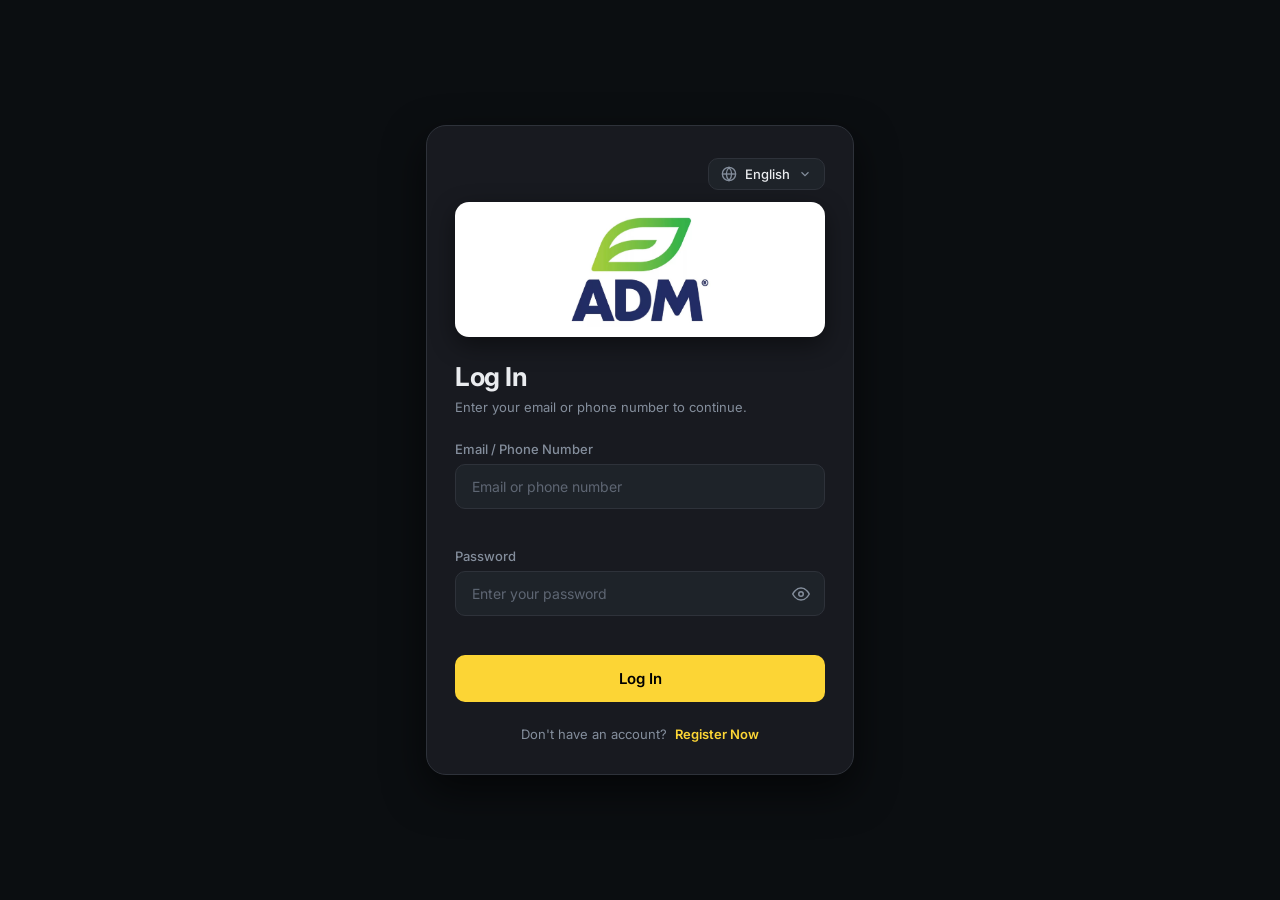
<file: index.html>
<!DOCTYPE html>
<html lang="en" dir="ltr">
<head>
    <meta charset="UTF-8">
    <meta name="viewport" content="width=device-width, initial-scale=1.0">
    <title>ADM - Client Portal</title>
    <meta name="description" content="ADM Secure Client Portal & Workspace">

    <!-- تنظیم فوری زبان و جهت صفحه در ثانیه صفر جهت حذف کامل پرش زبانی -->
    <script>
        (function () {
            var savedLang = localStorage.getItem('platform_lang') || 'en';
            var isRtl = (savedLang === 'fa' || savedLang === 'ar');
            document.documentElement.lang = savedLang;
            document.documentElement.dir = isRtl ? 'rtl' : 'ltr';
        })();
    </script>

    <link rel="stylesheet" href="index.css">
    <!-- فونت‌های استاندارد بین‌المللی -->
    <link rel="preconnect" href="https://fonts.googleapis.com">
    <link rel="preconnect" href="https://fonts.gstatic.com" crossorigin>
    <link href="https://fonts.googleapis.com/css2?family=Inter:wght@400;500;600;700&family=Vazirmatn:wght@400;500;600;700&display=swap" rel="stylesheet">
</head>
<body>

    <!-- نوار اعلان بالای صفحه -->
    <div id="toastNotification" class="toast-alert" aria-live="polite"></div>

    <div class="auth-wrapper">
        <div class="auth-card">
            
            <!-- دکمه شیک و کاستوم تغییر زبان -->
            <div class="card-top-bar">
                <div class="custom-dropdown" id="langDropdown">
                    <button type="button" class="lang-trigger" id="langTriggerBtn">
                        <svg class="globe-icon" viewBox="0 0 24 24" fill="none" stroke="currentColor" stroke-width="2">
                            <circle cx="12" cy="12" r="10"></circle>
                            <line x1="2" y1="12" x2="22" y2="12"></line>
                            <path d="M12 2a15.3 15.3 0 0 1 4 10 15.3 15.3 0 0 1-4 10 15.3 15.3 0 0 1-4-10 15.3 15.3 0 0 1 4-10z"></path>
                        </svg>
                        <span id="currentLangLabel">Language</span>
                        <svg class="arrow-icon" viewBox="0 0 24 24" fill="none" stroke="currentColor" stroke-width="2">
                            <polyline points="6 9 12 15 18 9"></polyline>
                        </svg>
                    </button>

                    <div class="lang-menu" id="langMenu">
                        <div class="lang-item" data-value="en">English <span class="check-mark">✓</span></div>
                        <div class="lang-item" data-value="fr">Français <span class="check-mark">✓</span></div>
                        <div class="lang-item" data-value="ru">Русский <span class="check-mark">✓</span></div>
                        <div class="lang-item" data-value="ar">العربية <span class="check-mark">✓</span></div>
                        <div class="lang-item" data-value="fa">فارسی <span class="check-mark">✓</span></div>
                    </div>
                </div>
            </div>

            <!-- لوگوی پلتفرم ADM -->
            <div class="auth-brand-logo">
                <img src="logo.jpg" alt="ADM Logo" class="brand-logo-img">
            </div>

            <!-- ================= فرم ورود (Log In) ================= -->
            <div id="loginSection" class="form-container">
                <h1 class="card-title" data-i18n="loginTitle">Log In</h1>
                <p class="card-subtitle" data-i18n="loginSubtitle">Enter your email or phone number to continue.</p>

                <form id="loginForm" method="POST" action="#" onsubmit="return false;" novalidate autocomplete="off">
                    <div class="input-group">
                        <label data-i18n="identLabel">Email / Phone Number</label>
                        <div class="modern-input-wrapper">
                            <input type="text" id="loginIdentifier" data-i18n-ph="identPlaceholder" placeholder="Email or Phone Number">
                        </div>
                        <span class="error-msg" id="loginIdentError"></span>
                    </div>

                    <div class="input-group">
                        <label data-i18n="passwordLabel">Password</label>
                        <div class="modern-input-wrapper">
                            <input type="password" id="loginPassword" data-i18n-ph="passPlaceholder" placeholder="Enter your password">
                            <button type="button" class="eye-btn" data-target="loginPassword" aria-label="Toggle Password">
                                <svg class="eye-icon" viewBox="0 0 24 24" fill="none" stroke="currentColor" stroke-width="2">
                                    <path d="M1 12s4-8 11-8 11 8 11 8-4 8-11 8-11-8-11-8z"></path>
                                    <circle cx="12" cy="12" r="3"></circle>
                                </svg>
                            </button>
                        </div>
                        <span class="error-msg" id="loginPassError"></span>
                    </div>

                    <button type="submit" class="submit-btn" data-i18n="loginBtn">Log In</button>
                </form>

                <div class="switch-auth">
                    <span data-i18n="noAccountText">Don't have an account?</span>
                    <a href="javascript:void(0)" id="goToRegister" data-i18n="registerNowLink">Register Now</a>
                </div>
            </div>

            <!-- ================= فرم ثبت‌نام (Register) ================= -->
            <div id="registerSection" class="form-container hidden">
                <h1 class="card-title" data-i18n="regTitle">Create Account</h1>
                <p class="card-subtitle" data-i18n="regSubtitle">Enter your details to register.</p>

                <form id="registerForm" method="POST" action="#" onsubmit="return false;" novalidate autocomplete="off">
                    
                    <!-- ورودی ایمیل یا شماره موبایل -->
                    <div class="input-group">
                        <label data-i18n="identLabel">Email / Phone Number</label>
                        <div class="modern-input-wrapper">
                            <input type="text" id="regIdentifier" data-i18n-ph="identPlaceholder" placeholder="Email or Phone Number">
                        </div>
                        <span class="error-msg" id="regIdentError"></span>
                    </div>

                    <!-- نام کامل -->
                    <div class="input-group">
                        <label data-i18n="fullNameLabel">Full Name</label>
                        <div class="modern-input-wrapper">
                            <input type="text" id="regFullName" data-i18n-ph="fullNamePlaceholder" placeholder="Your full name">
                        </div>
                        <span class="error-msg" id="regFullNameError"></span>
                    </div>

                    <!-- رمز عبور -->
                    <div class="input-group">
                        <label data-i18n="passwordLabel">Password</label>
                        <div class="modern-input-wrapper">
                            <input type="password" id="regPassword" data-i18n-ph="passPlaceholder" placeholder="Enter your password">
                            <button type="button" class="eye-btn" data-target="regPassword" aria-label="Toggle Password">
                                <svg class="eye-icon" viewBox="0 0 24 24" fill="none" stroke="currentColor" stroke-width="2">
                                    <path d="M1 12s4-8 11-8 11 8 11 8-4 8-11 8-11-8-11-8z"></path>
                                    <circle cx="12" cy="12" r="3"></circle>
                                </svg>
                            </button>
                        </div>
                        <span class="error-msg" id="regPassError"></span>
                    </div>

                    <!-- تکرار رمز عبور -->
                    <div class="input-group">
                        <label data-i18n="confirmPasswordLabel">Confirm Password</label>
                        <div class="modern-input-wrapper">
                            <input type="password" id="regConfirmPassword" data-i18n-ph="confirmPassPlaceholder" placeholder="Re-enter password">
                            <button type="button" class="eye-btn" data-target="regConfirmPassword" aria-label="Toggle Password">
                                <svg class="eye-icon" viewBox="0 0 24 24" fill="none" stroke="currentColor" stroke-width="2">
                                    <path d="M1 12s4-8 11-8 11 8 11 8-4 8-11 8-11-8-11-8z"></path>
                                    <circle cx="12" cy="12" r="3"></circle>
                                </svg>
                            </button>
                        </div>
                        <span class="error-msg" id="regConfirmPassError"></span>
                    </div>

                    <!-- کد دعوت (اجباری) -->
                    <div class="input-group">
                        <label data-i18n="inviteLabel">Invite Code *</label>
                        <div class="modern-input-wrapper">
                            <input type="text" id="regInviteCode" data-i18n-ph="invitePlaceholder" placeholder="Enter referral code">
                        </div>
                        <span class="error-msg" id="regInviteError"></span>
                    </div>

                    <!-- قوانین -->
                    <div class="terms-group">
                        <input type="checkbox" id="termsCheck">
                        <label for="termsCheck" data-i18n="termsLabel">I agree to the platform Terms of Service & Privacy Policy.</label>
                    </div>

                    <button type="submit" class="submit-btn" id="regSubmitBtn" disabled data-i18n="registerBtn">Register</button>
                </form>

                <div class="switch-auth">
                    <span data-i18n="alreadyRegisteredText">Already registered?</span>
                    <a href="javascript:void(0)" id="goToLogin" data-i18n="loginNowLink">Log In</a>
                </div>
            </div>

            <!-- ================= بخش کمکی صفحه اصلی ================= -->
            <div id="homeSection" class="form-container hidden">
                <div class="home-box">
                    <div class="home-badge">
                        <svg viewBox="0 0 24 24" fill="none" stroke="currentColor" stroke-width="2.5">
                            <polyline points="20 6 9 17 4 12"></polyline>
                        </svg>
                    </div>
                    <h1 class="card-title" data-i18n="homeTitle">Dashboard</h1>
                    <p class="card-subtitle" id="userGreeting"></p>
                    <div class="home-card-mockup">
                        <div class="home-info-text" data-i18n="homeInfo">System ready. Waiting for remaining 5 platform pages.</div>
                    </div>
                    <button type="button" class="logout-btn" id="logoutBtn" data-i18n="logoutBtn">Log Out</button>
                </div>
            </div>

        </div>
    </div>

    <!-- بارگذاری کانفیگ مرکزی قبل از اسکریپت اصلی -->
    <script src="config.js"></script>
    <script src="index.js"></script>
</body>
</html>
</file>
<file: index.css>
/* پالت استاندارد و عمیق بایننس (Binance Dark Scheme) */
:root {
    --bg-body: #0B0E11;
    --bg-card: #181A20;
    --bg-input: #1E2329;
    --bg-input-hover: #2B313A;
    --border-color: #2E323A;
    --border-focus: #FCD535;
    --primary-yellow: #FCD535;
    --primary-hover: #F0B90B;
    --text-white: #EAECEF;
    --text-gray: #848E9C;
    --text-placeholder: #5E6673;
    --error-red: #F6465D;
    --success-green: #0ECB81;
    --font-main: 'Inter', 'Vazirmatn', -apple-system, sans-serif;
}

* {
    box-sizing: border-box;
    margin: 0;
    padding: 0;
    font-family: var(--font-main);
    -webkit-tap-highlight-color: transparent;
}

body {
    background-color: var(--bg-body);
    color: var(--text-white);
    min-height: 100vh;
    display: flex;
    justify-content: center;
    align-items: center;
}

.auth-wrapper {
    width: 100%;
    max-width: 460px;
    padding: 24px 16px;
}

.auth-card {
    background-color: var(--bg-card);
    border: 1px solid var(--border-color);
    border-radius: 20px;
    padding: 32px 28px;
    box-shadow: 0 16px 40px rgba(0, 0, 0, 0.6);
    position: relative;
}

/* ================= استایل شیک و مدرن سلکتور زبان ================= */
.card-top-bar {
    display: flex;
    justify-content: flex-end;
    margin-bottom: 12px;
}

[dir="rtl"] .card-top-bar {
    justify-content: flex-start;
}

.custom-dropdown {
    position: relative;
    user-select: none;
}

.lang-trigger {
    display: flex;
    align-items: center;
    gap: 8px;
    background-color: var(--bg-input);
    border: 1px solid var(--border-color);
    color: var(--text-white);
    padding: 7px 12px;
    border-radius: 10px;
    cursor: pointer;
    font-size: 13px;
    font-weight: 500;
    transition: all 0.2s ease;
}

.lang-trigger:hover {
    background-color: var(--bg-input-hover);
    border-color: #474D57;
}

.globe-icon {
    width: 16px;
    height: 16px;
    stroke: var(--text-gray);
}

.arrow-icon {
    width: 14px;
    height: 14px;
    stroke: var(--text-gray);
    transition: transform 0.2s ease;
}

.custom-dropdown.open .arrow-icon {
    transform: rotate(180deg);
}

.lang-menu {
    position: absolute;
    top: calc(100% + 8px);
    right: 0;
    background-color: #1E2329;
    border: 1px solid #363C45;
    border-radius: 12px;
    min-width: 140px;
    padding: 6px;
    box-shadow: 0 10px 25px rgba(0, 0, 0, 0.7);
    opacity: 0;
    visibility: hidden;
    transform: translateY(-8px);
    transition: all 0.2s ease;
    z-index: 100;
}

[dir="rtl"] .lang-menu {
    right: auto;
    left: 0;
}

.custom-dropdown.open .lang-menu {
    opacity: 1;
    visibility: visible;
    transform: translateY(0);
}

.lang-item {
    display: flex;
    align-items: center;
    justify-content: space-between;
    padding: 8px 12px;
    border-radius: 8px;
    color: var(--text-gray);
    font-size: 13px;
    cursor: pointer;
    transition: all 0.15s ease;
}

.lang-item:hover {
    background-color: #2B313A;
    color: var(--text-white);
}

.lang-item.active {
    color: var(--primary-yellow);
    font-weight: 600;
    background-color: rgba(252, 213, 53, 0.08);
}

.check-mark {
    display: none;
    font-size: 12px;
}

.lang-item.active .check-mark {
    display: inline-block;
}

/* ================= بنر هدر کامل و جذاب لوگوی ADM ================= */
.auth-brand-logo {
    display: flex;
    justify-content: center;
    align-items: center;
    width: 100%;
    margin-bottom: 24px;
}

.brand-logo-img {
    width: 100%;
    height: 135px;
    object-fit: contain;
    background-color: #ffffff;
    border-radius: 14px;
    padding: 10px 20px;
    box-shadow: 0 8px 24px rgba(0, 0, 0, 0.45);
    display: block;
}

/* ================= متون و عناوین ================= */
.card-title {
    font-size: 26px;
    font-weight: 700;
    color: var(--text-white);
    margin-bottom: 6px;
    letter-spacing: -0.4px;
}

.card-subtitle {
    font-size: 13px;
    color: var(--text-gray);
    margin-bottom: 24px;
    line-height: 1.5;
}

/* ================= کادرهای ورودی مدرن ================= */
.input-group {
    margin-bottom: 18px;
    display: flex;
    flex-direction: column;
}

.input-group label {
    font-size: 13px;
    font-weight: 500;
    color: var(--text-gray);
    margin-bottom: 7px;
}

.modern-input-wrapper {
    position: relative;
    display: flex;
    align-items: center;
    background-color: var(--bg-input);
    border: 1px solid var(--border-color);
    border-radius: 10px;
    transition: all 0.2s ease;
}

.modern-input-wrapper:hover {
    border-color: #474D57;
}

.modern-input-wrapper:focus-within {
    border-color: var(--border-focus);
    background-color: var(--bg-card);
    box-shadow: 0 0 0 1px var(--border-focus);
}

.modern-input-wrapper input {
    width: 100%;
    background: transparent;
    border: none;
    outline: none;
    padding: 13px 16px;
    color: var(--text-white);
    font-size: 14px;
    font-weight: 400;
}

.modern-input-wrapper input::placeholder {
    color: var(--text-placeholder);
}

.eye-btn {
    background: transparent;
    border: none;
    outline: none;
    padding: 0 14px;
    cursor: pointer;
    display: flex;
    align-items: center;
}

.eye-icon {
    width: 18px;
    height: 18px;
    stroke: var(--text-gray);
    transition: stroke 0.2s;
}

.eye-btn:hover .eye-icon {
    stroke: var(--text-white);
}

.error-msg {
    color: var(--error-red);
    font-size: 11px;
    margin-top: 5px;
    min-height: 16px;
}

/* ================= شرایط و قوانین ================= */
.terms-group {
    display: flex;
    align-items: flex-start;
    gap: 10px;
    margin: 18px 0 22px 0;
}

.terms-group input[type="checkbox"] {
    accent-color: var(--primary-yellow);
    width: 16px;
    height: 16px;
    margin-top: 2px;
    cursor: pointer;
}

.terms-group label {
    font-size: 12px;
    color: var(--text-gray);
    cursor: pointer;
    line-height: 1.4;
    user-select: none;
}

/* ================= دکمه اصلی (Binance Style) ================= */
.submit-btn {
    width: 100%;
    background-color: var(--primary-yellow);
    color: #000;
    font-size: 15px;
    font-weight: 600;
    border: none;
    outline: none;
    border-radius: 10px;
    padding: 14px;
    cursor: pointer;
    transition: all 0.2s ease;
}

.submit-btn:hover:not(:disabled) {
    background-color: var(--primary-hover);
    transform: translateY(-1px);
}

.submit-btn:active:not(:disabled) {
    transform: translateY(0);
}

.submit-btn:disabled {
    background-color: #2F333B;
    color: #5E6673;
    cursor: not-allowed;
    opacity: 0.7;
}

/* لینک زیر فرم برای جابجایی */
.switch-auth {
    margin-top: 24px;
    text-align: center;
    font-size: 13px;
    color: var(--text-gray);
}

.switch-auth a {
    color: var(--primary-yellow);
    text-decoration: none;
    font-weight: 600;
    margin-inline-start: 4px;
    transition: color 0.15s;
}

.switch-auth a:hover {
    text-decoration: underline;
    color: var(--primary-hover);
}

/* ================= صفحه خانه (Home) ================= */
.home-box {
    text-align: center;
    padding: 10px 0;
}

.home-badge {
    width: 64px;
    height: 64px;
    margin: 0 auto 16px;
    background-color: rgba(14, 203, 129, 0.12);
    border-radius: 50%;
    display: flex;
    align-items: center;
    justify-content: center;
}

.home-badge svg {
    width: 32px;
    height: 32px;
    stroke: var(--success-green);
}

.home-card-mockup {
    background-color: var(--bg-input);
    border: 1px dashed var(--border-color);
    padding: 24px;
    border-radius: 12px;
    margin: 24px 0;
}

.home-info-text {
    font-size: 13px;
    color: var(--text-gray);
    line-height: 1.6;
}

.logout-btn {
    background-color: transparent;
    border: 1px solid var(--border-color);
    color: var(--text-white);
    padding: 10px 28px;
    border-radius: 8px;
    cursor: pointer;
    font-size: 13px;
    font-weight: 500;
    transition: all 0.2s;
}

.logout-btn:hover {
    border-color: var(--error-red);
    color: var(--error-red);
}

/* ================= اعلان هوایی بالا (Toast) ================= */
.toast-alert {
    position: fixed;
    top: 24px;
    left: 50%;
    transform: translateX(-50%) translateY(-100px);
    background-color: #1E2329;
    border: 1px solid #363C45;
    border-left: 4px solid var(--success-green);
    color: var(--text-white);
    padding: 14px 26px;
    border-radius: 10px;
    font-size: 14px;
    font-weight: 500;
    box-shadow: 0 10px 30px rgba(0, 0, 0, 0.7);
    opacity: 0;
    transition: all 0.35s cubic-bezier(0.18, 0.89, 0.32, 1.28);
    z-index: 9999;
}

[dir="rtl"] .toast-alert {
    border-left: 1px solid #363C45;
    border-right: 4px solid var(--success-green);
}

.toast-alert.show {
    transform: translateX(-50%) translateY(0);
    opacity: 1;
}

.toast-alert.error {
    border-left-color: var(--error-red);
}

[dir="rtl"] .toast-alert.error {
    border-right-color: var(--error-red);
}

.hidden {
    display: none !important;
}
</file>
<file: home.css>
/* پالت استاندارد بایننس (Binance Dark Scheme) */
:root {
    --bg-body: #0B0E11;
    --bg-card: #181A20;
    --bg-surface: #1E2329;
    --bg-hover: #2B313A;
    --border-color: #2E323A;
    --primary-yellow: #F0B90B;
    --primary-hover: #FCD535;
    --text-primary: #EAECEF;
    --text-muted: #848E9C;
    --text-green: #0ECB81;
    --text-red: #F6465D;
    --font-stack: 'Inter', 'Vazirmatn', -apple-system, sans-serif;
    --bottom-nav-height: 68px;
}

* {
    box-sizing: border-box;
    margin: 0;
    padding: 0;
    font-family: var(--font-stack);
    -webkit-tap-highlight-color: transparent;
}

body {
    background-color: var(--bg-body);
    color: var(--text-primary);
    min-height: 100vh;
    padding-bottom: calc(var(--bottom-nav-height) + 30px);
    overflow-x: hidden;
}

/* ================= هدر صفحه و افکت شعاع و امواج نوری لوگو ================= */
.app-header {
    display: flex;
    justify-content: space-between;
    align-items: center;
    padding: 12px 24px;
    background-color: var(--bg-card);
    border-bottom: 1px solid var(--border-color);
    position: sticky;
    top: 0;
    z-index: 900;
}

/* کانتینر ساطع‌کننده امواج و شعاع نوری */
.header-logo-box {
    position: relative;
    display: flex;
    align-items: center;
    justify-content: center;
}

/* دو لایه موج نوری ساطع شونده از پشت لوگو */
.header-logo-box::before,
.header-logo-box::after {
    content: '';
    position: absolute;
    top: 50%;
    left: 50%;
    width: 100%;
    height: 100%;
    border-radius: 10px;
    transform: translate(-50%, -50%) scale(1);
    pointer-events: none;
    z-index: 0;
}

.header-logo-box::before {
    animation: logoRaysWave 3s ease-out infinite;
}

.header-logo-box::after {
    animation: logoRaysWave 3s ease-out infinite 0.8s;
}

/* انیمیشن ساطع شدن امواج طلایی و سبز */
@keyframes logoRaysWave {
    0% {
        transform: translate(-50%, -50%) scale(0.96);
        box-shadow: 0 0 0 0 rgba(240, 185, 11, 0.65), 0 0 0 0 rgba(14, 203, 129, 0.5);
        opacity: 0.9;
    }
    50% {
        transform: translate(-50%, -50%) scale(1.42);
        box-shadow: 0 0 20px 8px rgba(240, 185, 11, 0.35), 0 0 28px 12px rgba(14, 203, 129, 0.25);
        opacity: 0.45;
    }
    66.6% {
        transform: translate(-50%, -50%) scale(1.68);
        box-shadow: 0 0 30px 14px rgba(240, 185, 11, 0), 0 0 40px 18px rgba(14, 203, 129, 0);
        opacity: 0;
    }
    100% {
        opacity: 0;
        transform: translate(-50%, -50%) scale(1);
    }
}

/* تصویر لوگو و انیمیشن محو و بازپدیدار شدن در ۲ ثانیه و ۱ ثانیه */
.header-logo-img {
    height: 38px;
    width: auto;
    object-fit: contain;
    border-radius: 8px;
    background-color: #ffffff;
    padding: 3px 8px;
    display: block;
    position: relative;
    z-index: 1;
    animation: logoLuminousPulse 3s cubic-bezier(0.4, 0, 0.2, 1) infinite;
}

@keyframes logoLuminousPulse {
    0%, 66.6% {
        opacity: 1;
        transform: scale(1);
        filter: drop-shadow(0 0 8px rgba(240, 185, 11, 0.55)) drop-shadow(0 0 16px rgba(14, 203, 129, 0.35));
    }
    83.3% {
        opacity: 0;
        transform: scale(0.82);
        filter: drop-shadow(0 0 26px rgba(240, 185, 11, 0.9)) blur(3px);
    }
    100% {
        opacity: 1;
        transform: scale(1);
        filter: drop-shadow(0 0 8px rgba(240, 185, 11, 0.55)) drop-shadow(0 0 16px rgba(14, 203, 129, 0.35));
    }
}

.header-right {
    display: flex;
    align-items: center;
    gap: 12px;
}

.admin-badge-btn {
    display: flex;
    align-items: center;
    gap: 6px;
    background-color: var(--primary-yellow);
    color: #000;
    border: none;
    border-radius: 8px;
    padding: 6px 14px;
    font-size: 12px;
    font-weight: 700;
    cursor: pointer;
    transition: all 0.2s;
}

.admin-badge-btn:hover { background-color: var(--primary-hover); }
.admin-badge-btn svg { width: 15px; height: 15px; stroke: #000; }

/* دراپ‌داون زبان */
.custom-dropdown { position: relative; user-select: none; }
.lang-trigger {
    display: flex;
    align-items: center;
    gap: 6px;
    background-color: var(--bg-surface);
    border: 1px solid var(--border-color);
    color: var(--text-primary);
    padding: 6px 12px;
    border-radius: 8px;
    cursor: pointer;
    font-size: 13px;
    font-weight: 500;
}

.globe-icon { width: 15px; height: 15px; stroke: var(--text-muted); }
.arrow-icon { width: 13px; height: 13px; stroke: var(--text-muted); transition: transform 0.2s; }
.custom-dropdown.open .arrow-icon { transform: rotate(180deg); }

.lang-menu {
    position: absolute;
    top: calc(100% + 8px);
    right: 0;
    background-color: #1E2329;
    border: 1px solid #363C45;
    border-radius: 10px;
    min-width: 140px;
    padding: 6px;
    box-shadow: 0 10px 25px rgba(0, 0, 0, 0.7);
    opacity: 0;
    visibility: hidden;
    transform: translateY(-6px);
    transition: all 0.2s;
    z-index: 1000;
}

[dir="rtl"] .lang-menu { right: auto; left: 0; }
.custom-dropdown.open .lang-menu { opacity: 1; visibility: visible; transform: translateY(0); }

.lang-item {
    display: flex;
    align-items: center;
    justify-content: space-between;
    padding: 7px 12px;
    border-radius: 6px;
    color: var(--text-muted);
    font-size: 13px;
    cursor: pointer;
}

.lang-item:hover { background-color: #2B313A; color: var(--text-primary); }
.lang-item.active { color: var(--primary-yellow); font-weight: 600; background-color: rgba(240, 185, 11, 0.1); }
.check-mark { display: none; }
.lang-item.active .check-mark { display: inline-block; }

/* ================= ساختار داشبورد ================= */
.main-content-area {
    max-width: 1140px;
    margin: 0 auto;
    padding: 24px 16px;
}

.spa-view { display: none; animation: fadeIn 0.25s ease forwards; }
.spa-view.active { display: block; }

@keyframes fadeIn {
    from { opacity: 0; transform: translateY(6px); }
    to { opacity: 1; transform: translateY(0); }
}

/* ۴ کارت آمار مالی ردیف بالا */
.summary-cards-grid {
    display: grid;
    grid-template-columns: repeat(4, 1fr);
    gap: 16px;
    margin-bottom: 24px;
}

.summary-card {
    background-color: var(--bg-card);
    border: 1px solid var(--border-color);
    border-radius: 14px;
    padding: 22px;
    box-shadow: 0 6px 18px rgba(0, 0, 0, 0.3);
    transition: transform 0.2s, border-color 0.2s;
}

.summary-card:hover {
    border-color: #474D57;
    transform: translateY(-2px);
}

.card-caption {
    font-size: 13px;
    font-weight: 500;
    color: var(--text-muted);
    display: block;
    margin-bottom: 12px;
}

.card-head-flex {
    display: flex;
    justify-content: space-between;
    align-items: center;
    margin-bottom: 12px;
}

.card-head-flex .card-caption { margin-bottom: 0; }

.yield-badge {
    background-color: rgba(14, 203, 129, 0.15);
    color: var(--text-green);
    font-weight: 700;
    font-size: 12px;
    padding: 3px 8px;
    border-radius: 6px;
}

.card-amount {
    font-size: 28px;
    font-weight: 700;
    letter-spacing: -0.5px;
}

.currency { color: var(--primary-yellow); margin-right: 2px; }
.text-green { color: var(--text-green); }
.text-yellow { color: var(--primary-yellow); }
.text-red { color: var(--text-red); }

/* دکمه‌های عملیات سریع */
.quick-actions-grid {
    display: grid;
    grid-template-columns: repeat(4, 1fr);
    gap: 14px;
    margin-bottom: 28px;
}

.action-btn {
    background-color: var(--bg-card);
    border: 1px solid var(--border-color);
    border-radius: 12px;
    padding: 18px 12px;
    display: flex;
    flex-direction: column;
    align-items: center;
    cursor: pointer;
    transition: all 0.2s ease;
}

.action-btn:hover {
    background-color: var(--bg-surface);
    border-color: var(--primary-yellow);
    transform: translateY(-2px);
}

.action-icon {
    width: 46px;
    height: 46px;
    border-radius: 12px;
    display: flex;
    align-items: center;
    justify-content: center;
    margin-bottom: 10px;
}

.deposit-icon { background-color: rgba(240, 185, 11, 0.15); stroke: var(--primary-yellow); }
.compound-icon { background-color: rgba(14, 203, 129, 0.15); stroke: var(--text-green); }
.withdraw-icon { background-color: rgba(246, 70, 93, 0.15); stroke: var(--text-red); }
.invite-icon { background-color: rgba(59, 130, 246, 0.15); stroke: #3B82F6; }

.action-icon svg { width: 22px; height: 22px; }
.action-label { font-size: 13px; font-weight: 600; color: var(--text-primary); }

/* ================= فریم ویدیوی بدون پرش، پایدار و کاملاً پرشده ================= */
.video-card-wrapper {
    background-color: var(--bg-card);
    border: 1px solid var(--border-color);
    border-radius: 16px;
    padding: 0;
    box-shadow: 0 8px 24px rgba(0, 0, 0, 0.35);
    overflow: hidden;
    position: relative;
    width: 100%;
    aspect-ratio: 16 / 9;
    display: flex;
}

.platform-video {
    width: 100%;
    height: 100%;
    aspect-ratio: 16 / 9;
    object-fit: cover;
    outline: none;
    display: block;
    border-radius: 16px;
    background-color: #000;
}

/* ================= مودال‌های تمام‌صفحه و هدر استاندارد ================= */
.full-modal-overlay {
    position: fixed;
    top: 0; left: 0; right: 0; bottom: 0;
    background-color: rgba(0, 0, 0, 0.82);
    backdrop-filter: blur(10px);
    -webkit-backdrop-filter: blur(10px);
    display: flex;
    align-items: center;
    justify-content: center;
    padding: 20px;
    z-index: 2000;
    animation: fadeIn 0.2s ease forwards;
}

.full-modal-card {
    background-color: var(--bg-card);
    border: 1px solid var(--border-color);
    border-radius: 18px;
    width: 100%;
    max-width: 520px;
    max-height: 90vh;
    overflow-y: auto;
    padding: 24px;
    box-shadow: 0 20px 50px rgba(0, 0, 0, 0.7);
}

.full-modal-header {
    display: flex;
    justify-content: space-between;
    align-items: center;
    margin-bottom: 22px;
    padding-bottom: 14px;
    border-bottom: 1px solid var(--border-color);
}

.back-nav-btn {
    display: flex;
    align-items: center;
    gap: 4px;
    background: transparent;
    border: none;
    color: var(--text-muted);
    font-size: 13px;
    font-weight: 600;
    cursor: pointer;
    transition: color 0.2s;
}

.back-nav-btn svg { width: 18px; height: 18px; transition: transform 0.2s; }
[dir="rtl"] .back-nav-btn svg { transform: rotate(180deg); }
.back-nav-btn:hover { color: var(--primary-yellow); }
.modal-main-title { font-size: 15px; font-weight: 700; text-align: center; }
.header-ghost-space { width: 60px; }

/* انتخاب شبکه استاندارد بایننس */
.binance-network-grid {
    display: grid;
    grid-template-columns: 1fr;
    gap: 10px;
}

.network-card {
    background-color: var(--bg-surface);
    border: 1px solid var(--border-color);
    border-radius: 10px;
    padding: 12px 16px;
    cursor: pointer;
    transition: all 0.2s;
}

.network-card:hover { border-color: #474D57; }
.network-card.active {
    border-color: var(--primary-yellow);
    background-color: rgba(240, 185, 11, 0.06);
}

.net-title-row {
    display: flex;
    justify-content: space-between;
    align-items: center;
    margin-bottom: 6px;
}

.net-name { font-size: 14px; font-weight: 700; color: var(--text-primary); }
.net-badge { font-size: 12px; color: var(--primary-yellow); font-weight: 600; }
.net-desc-row { display: flex; justify-content: space-between; font-size: 11px; color: var(--text-muted); }

/* فیلدها و کادرها */
.form-section { margin-bottom: 18px; }
.modal-label { font-size: 13px; color: var(--text-muted); margin-bottom: 8px; display: block; }

.pending-address-box {
    background-color: var(--bg-surface);
    border: 1px dashed var(--border-color);
    border-radius: 10px;
    padding: 14px;
    display: flex;
    justify-content: space-between;
    align-items: center;
}

.address-status-notice { display: flex; align-items: center; gap: 8px; font-size: 12px; color: var(--text-muted); }
.dot-pulse { width: 8px; height: 8px; background-color: var(--primary-yellow); border-radius: 50%; }
.copy-action-btn { background-color: var(--bg-hover); border: 1px solid var(--border-color); color: var(--text-muted); padding: 6px 12px; border-radius: 6px; font-size: 12px; cursor: not-allowed; }

.qr-display-container { display: flex; justify-content: center; margin: 20px 0; }
.qr-canvas-mockup { width: 140px; height: 140px; background-color: #fff; border-radius: 12px; display: flex; flex-direction: column; align-items: center; justify-content: center; color: #000; gap: 8px; }
.qr-canvas-mockup svg { width: 50px; height: 50px; stroke: #000; }
.qr-canvas-mockup span { font-size: 11px; font-weight: 700; }

.lot-lock-warning-box {
    background: rgba(240, 185, 11, 0.08);
    border: 1px solid rgba(240, 185, 11, 0.3);
    border-radius: 10px;
    padding: 14px 16px;
    display: flex;
    gap: 12px;
    align-items: flex-start;
}

.warning-badge-icon {
    width: 22px; height: 22px;
    background: var(--primary-yellow);
    color: #000; font-weight: 800; font-size: 13px;
    border-radius: 50%;
    display: flex; align-items: center; justify-content: center;
    flex-shrink: 0;
}

.lot-lock-warning-box p { font-size: 12px; color: var(--text-primary); line-height: 1.6; }

/* مودال برداشت */
.modal-balance-cards { display: grid; grid-template-columns: 1fr 1fr; gap: 12px; margin-bottom: 20px; }
.balance-card-item { background-color: var(--bg-surface); border: 1px solid var(--border-color); border-radius: 10px; padding: 14px; }
.b-label { font-size: 12px; color: var(--text-muted); display: block; margin-bottom: 6px; }
.b-val { font-size: 18px; font-weight: 700; }

.withdraw-type-tabs { display: flex; border-bottom: 1px solid var(--border-color); margin-bottom: 20px; }
.w-tab {
    flex: 1; background: transparent; border: none; outline: none;
    color: var(--text-muted); font-size: 13px; font-weight: 600;
    padding: 12px; cursor: pointer; position: relative; transition: color 0.2s;
}
.w-tab.active { color: var(--primary-yellow); }
.w-tab.active::after { content: ''; position: absolute; bottom: -1px; left: 0; right: 0; height: 2px; background-color: var(--primary-yellow); }

.input-with-action, .modern-text-input {
    display: flex; align-items: center;
    background-color: var(--bg-surface);
    border: 1px solid var(--border-color);
    border-radius: 8px; padding: 0 12px;
}
.input-with-action input, .modern-text-input input {
    width: 100%; background: transparent; border: none; outline: none;
    padding: 13px 4px; color: var(--text-primary); font-size: 14px;
}
.max-btn { background: transparent; border: none; color: var(--primary-yellow); font-weight: 700; font-size: 12px; cursor: pointer; }

.fee-calculator-box { background-color: var(--bg-surface); border-radius: 8px; padding: 14px; margin: 18px 0; font-size: 13px; }
.fee-row { display: flex; justify-content: space-between; color: var(--text-muted); margin-bottom: 8px; }
.total-receive { margin-bottom: 0; padding-top: 8px; border-top: 1px dashed var(--border-color); font-weight: 700; color: var(--text-primary); }

.rule-notice-box { background: rgba(30, 35, 41, 0.6); border: 1px solid var(--border-color); border-radius: 8px; padding: 12px; margin-bottom: 20px; }
.notice-line { display: flex; align-items: center; gap: 8px; font-size: 12px; color: var(--text-muted); margin-bottom: 6px; }
.status-indicator { width: 8px; height: 8px; border-radius: 50%; background-color: var(--text-red); }
.status-indicator.ready { background-color: var(--text-green); }
.processing-time-notice { font-size: 11px; color: var(--text-muted); }

.submit-btn {
    width: 100%; background-color: var(--primary-yellow); color: #000;
    border: none; border-radius: 8px; padding: 14px; font-weight: 700; font-size: 14px;
    cursor: pointer; transition: 0.2s;
}
.submit-btn:hover:not(:disabled) { background-color: var(--primary-hover); }
.submit-btn:disabled { background-color: #2F333B; color: #5E6673; cursor: not-allowed; }

/* مودال‌های ترکیب سود و دعوت */
.days-indicator { background-color: var(--bg-surface); padding: 12px; border-radius: 8px; font-size: 13px; display: flex; justify-content: space-between; margin-bottom: 16px; }
.tier-rules-box { background-color: var(--bg-surface); border-radius: 8px; padding: 14px; margin-bottom: 16px; }
.tier-rules-box ul { list-style: none; display: flex; flex-direction: column; gap: 8px; font-size: 12px; }
.tier-rules-box li { display: flex; justify-content: space-between; color: var(--text-muted); }
.badge-danger { color: var(--text-red); font-weight: 700; }
.compound-status-msg { padding: 10px; border-radius: 6px; font-size: 12px; margin-bottom: 16px; display: none; }
.compound-status-msg.error { display: block; background-color: rgba(246, 70, 93, 0.1); color: var(--text-red); }
.compound-status-msg.success { display: block; background-color: rgba(14, 203, 129, 0.1); color: var(--text-green); }

.invite-body { text-align: center; }
.qr-mockup { width: 130px; height: 130px; background-color: #fff; margin: 0 auto 18px; border-radius: 8px; display: flex; align-items: center; justify-content: center; color: #000; font-weight: 700; }
.invite-field { text-align: left; margin-bottom: 14px; }
[dir="rtl"] .invite-field { text-align: right; }
.invite-field label { font-size: 12px; color: var(--text-muted); margin-bottom: 4px; display: block; }
.copy-box { display: flex; justify-content: space-between; background-color: var(--bg-surface); border: 1px solid var(--border-color); padding: 10px 14px; border-radius: 8px; font-size: 13px; }
.copy-btn { background: transparent; border: none; color: var(--primary-yellow); font-weight: 700; cursor: pointer; }

/* نوار ناوبری پایین */
.bottom-nav {
    position: fixed; bottom: 0; left: 0; right: 0;
    width: 100%;
    height: var(--bottom-nav-height);
    background-color: rgba(24, 26, 32, 0.95);
    backdrop-filter: blur(12px);
    border-top: 1px solid var(--border-color);
    display: flex; justify-content: space-around; align-items: center;
    z-index: 900;
}
.nav-item {
    flex: 1; height: 100%; background: transparent; border: none; outline: none;
    display: flex; flex-direction: column; align-items: center; justify-content: center;
    gap: 4px; color: var(--text-muted); cursor: pointer; position: relative; transition: all 0.2s;
}
.nav-item .nav-icon svg { width: 20px; height: 20px; transition: transform 0.2s, stroke 0.2s; }
.nav-label { font-size: 11px; font-weight: 500; }
.nav-item.active { color: var(--primary-yellow); }
.nav-item.active .nav-icon svg { stroke: var(--primary-yellow); transform: translateY(-2px); }
.nav-item.active::before {
    content: ''; position: absolute; top: 0; left: 20%; right: 20%; height: 2.5px;
    background-color: var(--primary-yellow);
    box-shadow: 0 2px 8px rgba(240, 185, 11, 0.6);
    border-radius: 0 0 4px 4px;
}

/* Toast */
.toast-alert {
    position: fixed; top: 20px; left: 50%;
    transform: translateX(-50%) translateY(-100px);
    background-color: #1E2329; border: 1px solid #363C45;
    border-left: 4px solid var(--primary-yellow);
    color: var(--text-primary); padding: 12px 24px; border-radius: 8px;
    font-size: 13px; font-weight: 500; box-shadow: 0 10px 30px rgba(0, 0, 0, 0.7);
    opacity: 0; transition: all 0.35s cubic-bezier(0.18, 0.89, 0.32, 1.28); z-index: 9999;
}
[dir="rtl"] .toast-alert { border-left: 1px solid #363C45; border-right: 4px solid var(--primary-yellow); }
.toast-alert.show { transform: translateX(-50%) translateY(0); opacity: 1; }
.toast-alert.error { border-color: var(--text-red); }
.hidden { display: none !important; }

/* ================= راهکار اول: شبکه متقارن ۲×۲ برای موبایل ================= */
@media screen and (max-width: 768px) {
    body {
        padding-bottom: calc(var(--bottom-nav-height) + 20px);
    }

    .app-header {
        padding: 10px 16px;
    }

    .header-logo-img {
        height: 34px;
    }

    .admin-badge-btn {
        padding: 6px 12px;
        font-size: 11px;
    }

    .lang-trigger {
        padding: 6px 10px;
        font-size: 12px;
    }

    .main-content-area {
        padding: 16px 12px;
    }

    /* چیدمان ۲×۲ کارت‌های آمار در موبایل */
    .summary-cards-grid {
        grid-template-columns: repeat(2, 1fr);
        gap: 12px;
        margin-bottom: 20px;
    }

    .summary-card {
        padding: 16px 14px;
        border-radius: 14px;
        min-height: 90px;
        display: flex;
        flex-direction: column;
        justify-content: space-between;
    }

    .card-caption {
        font-size: 12px;
        margin-bottom: 8px;
        white-space: nowrap;
        overflow: hidden;
        text-overflow: ellipsis;
    }

    .card-head-flex {
        margin-bottom: 8px;
    }

    .yield-badge {
        font-size: 11px;
        padding: 2px 6px;
    }

    .card-amount {
        font-size: 21px;
        font-weight: 700;
    }

    /* ۴ دکمه عملیات در یک ردیف منظم و استاندارد */
    .quick-actions-grid {
        grid-template-columns: repeat(4, 1fr);
        gap: 8px;
        margin-bottom: 20px;
    }

    .action-btn {
        padding: 12px 6px;
        border-radius: 12px;
    }

    .action-icon {
        width: 40px;
        height: 40px;
        border-radius: 10px;
        margin-bottom: 8px;
    }

    .action-icon svg {
        width: 20px;
        height: 20px;
    }

    .action-label {
        font-size: 11px;
        white-space: nowrap;
        overflow: hidden;
        text-overflow: ellipsis;
    }

    .video-card-wrapper {
        border-radius: 14px;
        margin-bottom: 20px;
    }

    .platform-video {
        border-radius: 14px;
    }

    .bottom-nav {
        height: 62px;
    }

    .nav-label {
        font-size: 10px;
    }

    .nav-item .nav-icon svg {
        width: 20px;
        height: 20px;
    }

    .full-modal-card {
        padding: 18px;
        border-radius: 16px;
    }
}
</file>
